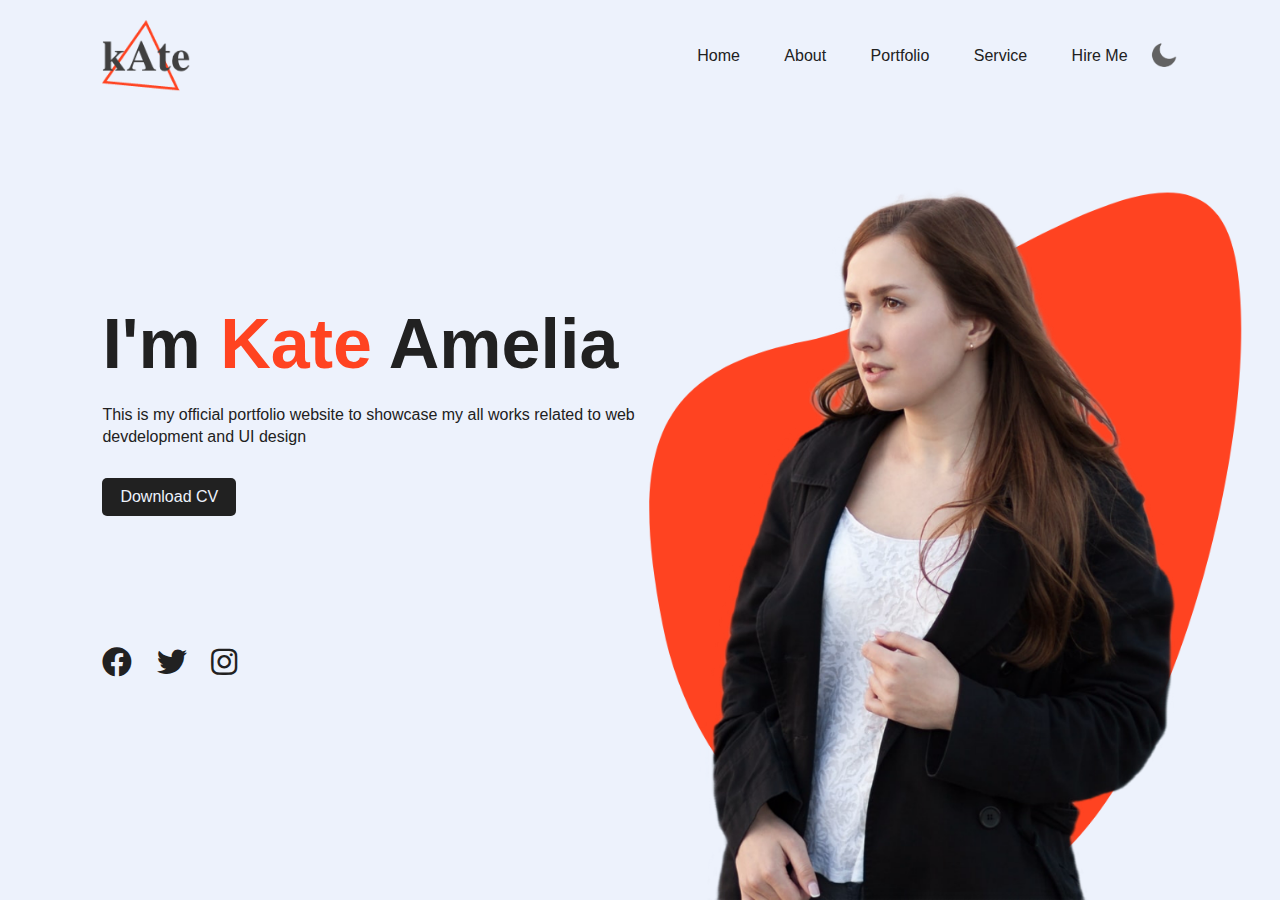
<file: dark mode light mode.html>
<!DOCTYPE html>
<html lang="en">

<head>
    <meta charset="UTF-8">
    <meta name="viewport" content="width=device-width, initial-scale=1.0">
    <title>Document</title>
    <link rel="stylesheet" href="darkmode.css">
    <link rel="stylesheet" href="https://cdnjs.cloudflare.com/ajax/libs/font-awesome/5.15.3/css/all.min.css">
</head>

<body>
    <div class="hero">
        <nav>
            <img src="logo.png" alt="" class="logo">
            <ul>
                <li><a href="#">Home</a></li>
                <li><a href="#">About</a></li>
                <li><a href="#">Portfolio</a></li>
                <li><a href="#">Service</a></li>
                <li> <a href="#">Hire Me</a></li>

            </ul>
            <img src="moon.png" alt="" id="icon">
        </nav>

        <div class="info">
            <h1>I'm <span>Kate</span> Amelia</h1>
            <p>This is my official portfolio website to showcase my all works related to web <br>devdelopment and UI
                design</p>
            <a href="#"">Download CV</a>
        </div>
        <div class=" img-box">
                <img src="pattern.png" alt="" class="back-img">
                <img src="girl.png" alt="" class="main-img">
        </div>

        <div class="social-links">
            <a href="#"><i class="fab fa-facebook"></i></a>
            <a href="#"><i class="fab fa-twitter"></i></a>
            <a href="#"><i class="fab fa-instagram"></i></a>
    </div>


 <script>
    var icon = document.getElementById('icon');

    icon.addEventListener('click', function() {
        document.body.classList.toggle('dark-theme');
        if(document.body.classList.contains('dark-theme')){
        icon.src = "sun.png";
    }
    else{
        icon.src = "moon.png";
    }
   
    });
 </script>

</body>

</html>
</file>
<file: darkmode.css>
* {
  margin: 0;
  padding: 0;
}
body {
  background: var(--primary-color);
}
.hero {
  height: 100vh;
  width: 100%;
  background: var(--primary-color);
  font-family: sans-serif;
  position: relative;
}
nav {
  width: 84%;
  margin: auto;
  padding: 20px 0;
  display: flex;
  align-items: center;
  justify-content: space-between;
}

.logo {
  width: 100px;
  cursor: pointer;
  color: var(--secondary-color);
}

nav ul li {
  list-style: none;
  display: inline-block;
  margin: 10px 20px;
}

nav ul li a {
  text-decoration: none;
  color: var(--secondary-color);
}

nav ul li a:hover {
  color: #ff4321;
  cursor: pointer;
}
.info {
  margin-left: 8%;
  margin-top: 15%;
}

.info h1 {
  font-size: 70px;
  color: var(--secondary-color);
  margin-bottom: 20px;
}
span {
  color: #ff4321;
}

.info p {
  color: var(--secondary-color);
  line-height: 22px;
}

.info a {
  text-decoration: none;
  background: var(--secondary-color);
  padding: 10px 18px;
  color: var(--primary-color);
  display: inline-block;
  border-radius: 5px;
  margin: 30px 0;
}

.img-box {
  width: 45%;
  height: 80%;
  position: absolute;
  bottom: 0;
  right: 50px;
}

.img-box img {
  height: 100%;
  position: absolute;
  left: 50%;
  bottom: 0;
  transform: translateX(-50%);
  transition: bottom 1s, left 1s;
}

.img-box:hover .back-img {
bottom: 40px;
}

.img-box:hover .main-img {
  left: 54%;
}

.social-links{
   margin-left: 8%;
   margin-top: 100px; 
}

.social-links a {
    font-size: 30px;
    margin-right: 20px;
    color: var(--secondary-color);
}

.social-links a:hover {
    color: #ff4321;
    cursor: pointer;
}

#icon{
    width: 30px;
    cursor: pointer;
}

nav ul{
    flex: 1;
    text-align: right;
}

:root{
    --primary-color: #edf2fc;
    --secondary-color: #212121;
}

.dark-theme{
     --primary-color: #0d1127;
    --secondary-color: #fff;
}
</file>
